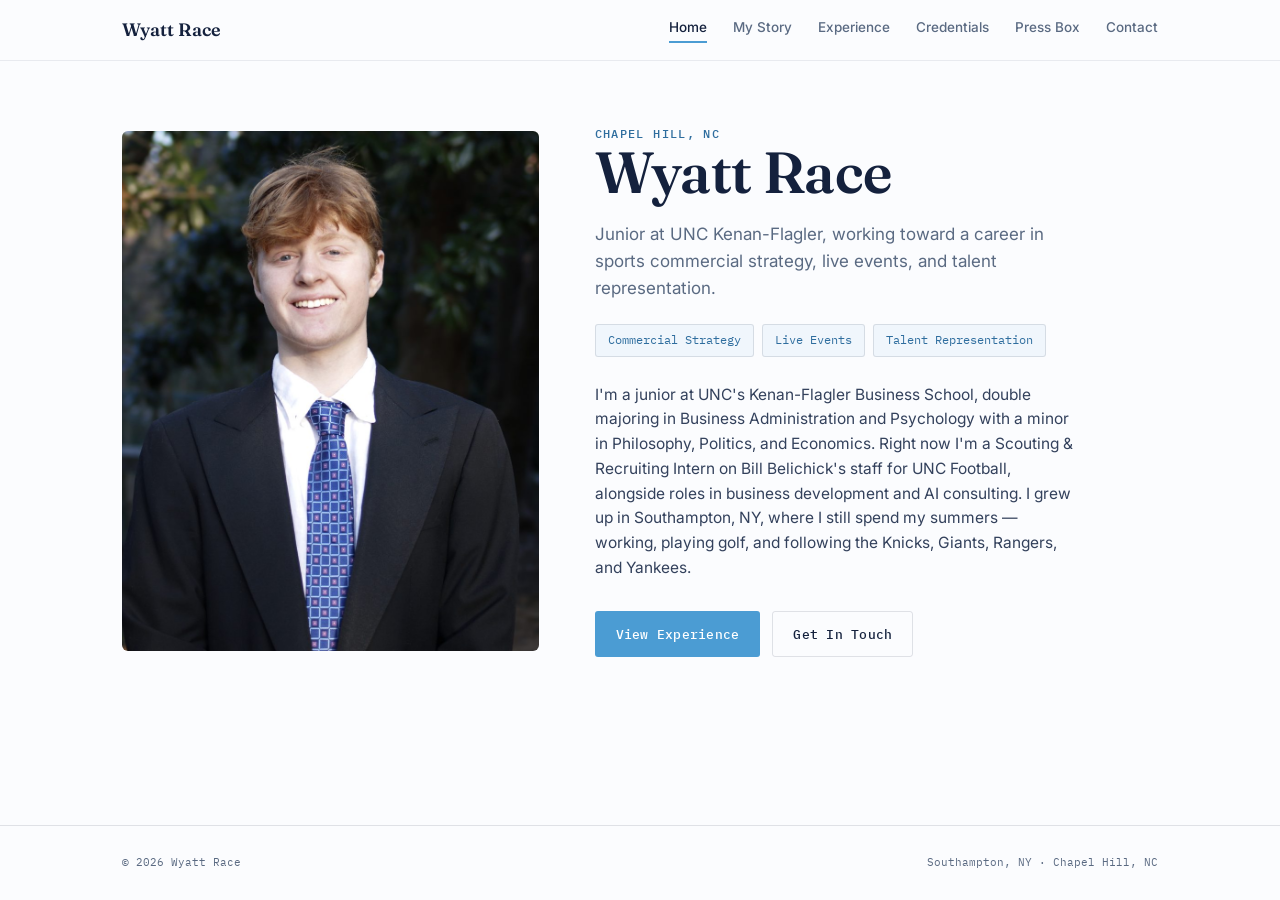
<file: index.html>
<!DOCTYPE html>
<html lang="en">
<head>
<meta charset="UTF-8">
<meta name="viewport" content="width=device-width, initial-scale=1.0">
<title>Wyatt Race</title>
<link rel="preconnect" href="https://fonts.googleapis.com">
<link rel="preconnect" href="https://fonts.gstatic.com" crossorigin>
<link href="https://fonts.googleapis.com/css2?family=Fraunces:opsz,wght@9..144,500;9..144,600&family=Inter:wght@400;500;600;700&family=IBM+Plex+Mono:wght@400;500&display=swap" rel="stylesheet">
<style>
:root{
  --blue:#4B9CD3;
  --blue-deep:#2E6D9E;
  --ink:#14213D;
  --white:#FFFFFF;
  --paper:#FBFCFE;
  --line: rgba(20,33,61,0.12);
  --line-soft: rgba(20,33,61,0.08);
  --muted:#5A6A82;
}
*{box-sizing:border-box; margin:0; padding:0;}
html{scroll-behavior:smooth;}
body{
  background:var(--paper);
  color:var(--ink);
  font-family:'Inter', sans-serif;
  line-height:1.6;
  -webkit-font-smoothing:antialiased;
  min-height:100vh;
  display:flex;
  flex-direction:column;
}
a{color:inherit; text-decoration:none;}
.wrap{max-width:1100px; margin:0 auto; padding:0 32px; width:100%;}
main{flex:1;}
.mono{font-family:'IBM Plex Mono', monospace;}
h1,h2,h3{font-family:'Fraunces', serif; font-weight:600; letter-spacing:-0.01em;}
.eyebrow{
  font-family:'IBM Plex Mono', monospace;
  font-size:11.5px;
  letter-spacing:.12em;
  text-transform:uppercase;
  color:var(--blue-deep);
  font-weight:500;
  display:block;
}

/* ---------- NAV ---------- */
nav{
  position:sticky; top:0; z-index:50;
  background:rgba(251,252,254,0.9);
  backdrop-filter: blur(10px);
  border-bottom:1px solid var(--line-soft);
}
nav .wrap{display:flex; align-items:center; justify-content:space-between; height:60px;}
.brand{font-family:'Fraunces', serif; font-size:18px; font-weight:600; color:var(--ink);}
.navlinks{display:flex; gap:26px; font-size:13.5px; font-weight:500; color:var(--muted);}
.navlinks a{transition:color .15s ease; padding-bottom:3px; border-bottom:2px solid transparent;}
.navlinks a:hover{color:var(--blue-deep);}
.navlinks a.active{color:var(--ink); border-color:var(--blue);}
.nav-toggle{display:none; background:none; border:none; cursor:pointer; padding:8px;}
.nav-toggle span{display:block; width:20px; height:2px; background:var(--ink); margin:5px 0;}
@media(max-width:760px){
  .navlinks{
    position:fixed; top:60px; left:0; right:0; flex-direction:column; gap:0;
    background:var(--paper); border-bottom:1px solid var(--line-soft);
    max-height:0; overflow:hidden; transition:max-height .25s ease;
  }
  .navlinks.open{max-height:340px;}
  .navlinks a{padding:15px 32px; border-bottom:1px solid var(--line-soft); width:100%;}
  .nav-toggle{display:block;}
}

/* ---------- HOME HERO ---------- */
.hero{padding:64px 0 90px;}
.hero-inner{display:grid; grid-template-columns:0.85fr 1.15fr; gap:56px; align-items:center;}
@media(max-width:820px){ .hero-inner{grid-template-columns:1fr;} }
.hero-photo{
  position:relative; border-radius:6px; overflow:hidden;
  aspect-ratio: 4/5; background:var(--line-soft);
}
.hero-photo img{width:100%; height:100%; object-fit:cover; display:block;}
.hero h1{font-size:clamp(38px,5.4vw,58px); line-height:1.02; color:var(--ink);}
.hero-sub{margin-top:18px; font-size:17px; max-width:480px; color:var(--muted);}
.position-tags{display:flex; flex-wrap:wrap; gap:8px; margin-top:22px;}
.position-tags span{
  font-family:'IBM Plex Mono', monospace; font-size:11.5px;
  border:1px solid var(--line); color:var(--blue-deep);
  padding:6px 12px; border-radius:3px; background:rgba(75,156,211,0.06);
}
.hero-bio{margin-top:26px; font-size:15.5px; color:#33415c; max-width:480px;}
.hero-cta{margin-top:30px; display:flex; gap:12px; flex-wrap:wrap;}
.btn{
  font-family:'IBM Plex Mono', monospace; font-size:12.5px; font-weight:500;
  letter-spacing:.02em; padding:12px 20px; border-radius:3px;
  display:inline-flex; align-items:center; gap:8px; border:1px solid transparent;
  transition:opacity .15s ease;
}
.btn-solid{background:var(--blue); color:var(--white);}
.btn-outline{border-color:var(--line); color:var(--ink);}
.btn:hover{opacity:.8;}

/* ---------- SUBPAGE HEADER ---------- */
.page-header{padding:64px 0 40px; border-bottom:1px solid var(--line);}
.page-header h1{font-size:clamp(32px,4.5vw,46px); margin-top:10px;}
.page-header p{margin-top:14px; font-size:15.5px; color:var(--muted); max-width:520px;}
.page-body{padding:50px 0 80px;}

/* ---------- EXPERIENCE ---------- */
.role{
  display:grid; grid-template-columns:110px 1fr; gap:22px;
  padding:26px 0; border-top:1px solid var(--line-soft);
}
.role:first-child{border-top:none;}
@media(max-width:600px){ .role{grid-template-columns:1fr;} }
.role .when{font-family:'IBM Plex Mono',monospace; font-size:11.5px; color:var(--muted); padding-top:4px;}
.role-body{display:grid; grid-template-columns:1fr auto; gap:20px; align-items:start;}
@media(max-width:600px){ .role-body{grid-template-columns:1fr;} }
.role h3{font-size:19px; color:var(--ink); margin-bottom:4px; font-weight:600; letter-spacing:0;}
.role .org{font-family:'IBM Plex Mono',monospace; font-size:12px; color:var(--blue-deep); margin-bottom:10px;}
.role ul{padding-left:17px; font-size:14.5px; color:#33415c;}
.role li{margin-bottom:5px;}
.role-photo{width:130px; height:96px; border-radius:4px; overflow:hidden; flex-shrink:0;}
.role-photo img{width:100%; height:100%; object-fit:cover; display:block;}
@media(max-width:600px){ .role-photo{width:100%; height:170px; margin-top:12px;} }

/* ---------- CREDENTIALS ---------- */
.cred-list{display:flex; flex-direction:column;}
.cred{
  display:grid; grid-template-columns:70px 1fr; gap:20px;
  padding:22px 0; border-top:1px solid var(--line-soft);
}
.cred:first-child{border-top:none;}
.cred .g{font-family:'Fraunces',serif; font-size:22px; color:var(--blue-deep); font-weight:600;}
.cred p strong{color:var(--ink);}
.cred p{font-size:14.5px; color:var(--muted);}

/* ---------- PRESS BOX / BLOG ---------- */
.blog-toolbar{display:flex; justify-content:space-between; align-items:center; gap:16px; margin-bottom:30px; flex-wrap:wrap;}
.blog-toolbar .note{font-size:13px; color:var(--muted); max-width:420px;}
.new-post-btn{
  background:var(--ink); color:var(--white);
  font-family:'IBM Plex Mono',monospace; font-size:12px; font-weight:500;
  padding:10px 16px; border-radius:3px; border:none; cursor:pointer;
}
.new-post-btn:hover{background:var(--blue-deep);}
.post-form{display:none; border:1px solid var(--line); border-radius:4px; padding:22px; margin-bottom:30px; background:var(--white);}
.post-form.open{display:block;}
.post-form input, .post-form select, .post-form textarea{
  width:100%; font-family:'Inter',sans-serif; font-size:14.5px;
  padding:10px 12px; border:1px solid var(--line); border-radius:3px;
  background:var(--paper); margin-bottom:12px;
}
.post-form textarea{min-height:130px; resize:vertical;}
.post-form-row{display:flex; gap:12px;}
.post-form-row > *{flex:1;}
.post-form-actions{display:flex; gap:10px; justify-content:flex-end;}
.post-form-actions button{
  font-family:'IBM Plex Mono',monospace; font-size:12px; font-weight:500;
  padding:9px 16px; border-radius:3px; cursor:pointer; border:1px solid var(--line);
}
.post-form-actions .save{background:var(--blue); border-color:var(--blue); color:var(--white);}
.post-form-actions .cancel{background:transparent;}
.posts{display:flex; flex-direction:column;}
.post{border-top:1px solid var(--line-soft); padding:24px 0; display:grid; grid-template-columns:100px 1fr; gap:20px;}
.post:first-child{border-top:none;}
@media(max-width:600px){ .post{grid-template-columns:1fr; gap:6px;} }
.post .date{font-family:'IBM Plex Mono',monospace; font-size:11.5px; color:var(--muted); padding-top:3px;}
.post .tag{display:inline-block; font-family:'IBM Plex Mono',monospace; font-size:10px; text-transform:uppercase; letter-spacing:.05em; color:var(--blue-deep); margin-bottom:5px;}
.post h3{font-size:17.5px; color:var(--ink); margin-bottom:5px; font-weight:600; letter-spacing:0; cursor:pointer;}
.post .excerpt{font-size:14.5px; color:#33415c;}
.post .full{display:none; font-size:14.5px; color:#33415c; white-space:pre-wrap; margin-top:6px;}
.post.expanded .excerpt{display:none;}
.post.expanded .full{display:block;}
.post .delete-x{font-family:'IBM Plex Mono',monospace; font-size:10.5px; color:var(--muted); margin-top:8px; display:inline-block; cursor:pointer;}
.post .delete-x:hover{color:#B23A32;}
.empty-state{padding:30px 0; text-align:center; color:var(--muted); font-family:'IBM Plex Mono',monospace; font-size:13px;}

/* ---------- MY STORY ---------- */
.story-body{font-size:16.5px; color:#33415c; max-width:640px;}
.story-body p{margin-bottom:16px;}
.placeholder-note{
  font-family:'IBM Plex Mono',monospace; font-size:13px; color:var(--muted);
  border:1px dashed var(--line); border-radius:4px; padding:18px 20px; max-width:640px;
}

/* ---------- CONTACT ---------- */
.contact-grid{display:grid; grid-template-columns:1.3fr 1fr; gap:40px;}
@media(max-width:700px){ .contact-grid{grid-template-columns:1fr;} }
.contact-grid p{color:var(--muted); font-size:15px; max-width:420px;}
.contact-list{display:flex; flex-direction:column; gap:12px;}
.contact-list a, .contact-list span{
  font-family:'IBM Plex Mono',monospace; font-size:13.5px; color:var(--ink);
  border-bottom:1px solid var(--line-soft); padding-bottom:9px;
}
.contact-list a:hover{color:var(--blue-deep);}

footer{padding:28px 0; border-top:1px solid var(--line);}
.foot-bottom{display:flex; justify-content:space-between; flex-wrap:wrap; gap:10px;
  font-family:'IBM Plex Mono',monospace; font-size:11px; color:var(--muted);}

</style>
</head>
<body>

<nav>
  <div class="wrap">
    <div class="brand">Wyatt Race</div>
    <div class="navlinks" id="navlinks">
      <a href="index.html" class="active">Home</a>
      <a href="my-story.html">My Story</a>
      <a href="experience.html">Experience</a>
      <a href="credentials.html">Credentials</a>
      <a href="press-box.html">Press Box</a>
      <a href="contact.html">Contact</a>
    </div>
    <button class="nav-toggle" id="navToggle" aria-label="Toggle menu"><span></span><span></span><span></span></button>
  </div>
</nav>

<main>
  <header class="hero">
    <div class="wrap hero-inner">
      <div class="hero-photo">
        <img src="images/headshot.jpg" alt="Wyatt Race">
      </div>
      <div class="hero-text">
        <span class="eyebrow">Chapel Hill, NC</span>
        <h1>Wyatt Race</h1>
        <p class="hero-sub">Junior at UNC Kenan-Flagler, working toward a career in sports commercial strategy, live events, and talent representation.</p>
        <div class="position-tags">
          <span>Commercial Strategy</span>
          <span>Live Events</span>
          <span>Talent Representation</span>
        </div>
        <p class="hero-bio">I'm a junior at UNC's Kenan-Flagler Business School, double majoring in Business Administration and Psychology with a minor in Philosophy, Politics, and Economics. Right now I'm a Scouting &amp; Recruiting Intern on Bill Belichick's staff for UNC Football, alongside roles in business development and AI consulting. I grew up in Southampton, NY, where I still spend my summers — working, playing golf, and following the Knicks, Giants, Rangers, and Yankees.</p>
        <div class="hero-cta">
          <a href="experience.html" class="btn btn-solid">View Experience</a>
          <a href="contact.html" class="btn btn-outline">Get In Touch</a>
        </div>
      </div>
    </div>
  </header>
</main>

<footer>
  <div class="wrap foot-bottom">
    <span>© 2026 Wyatt Race</span>
    <span>Southampton, NY · Chapel Hill, NC</span>
  </div>
</footer>

<script>
  const navToggle = document.getElementById('navToggle');
  const navlinks = document.getElementById('navlinks');
  navToggle.addEventListener('click', () => navlinks.classList.toggle('open'));
</script>

</body>
</html>
</file>
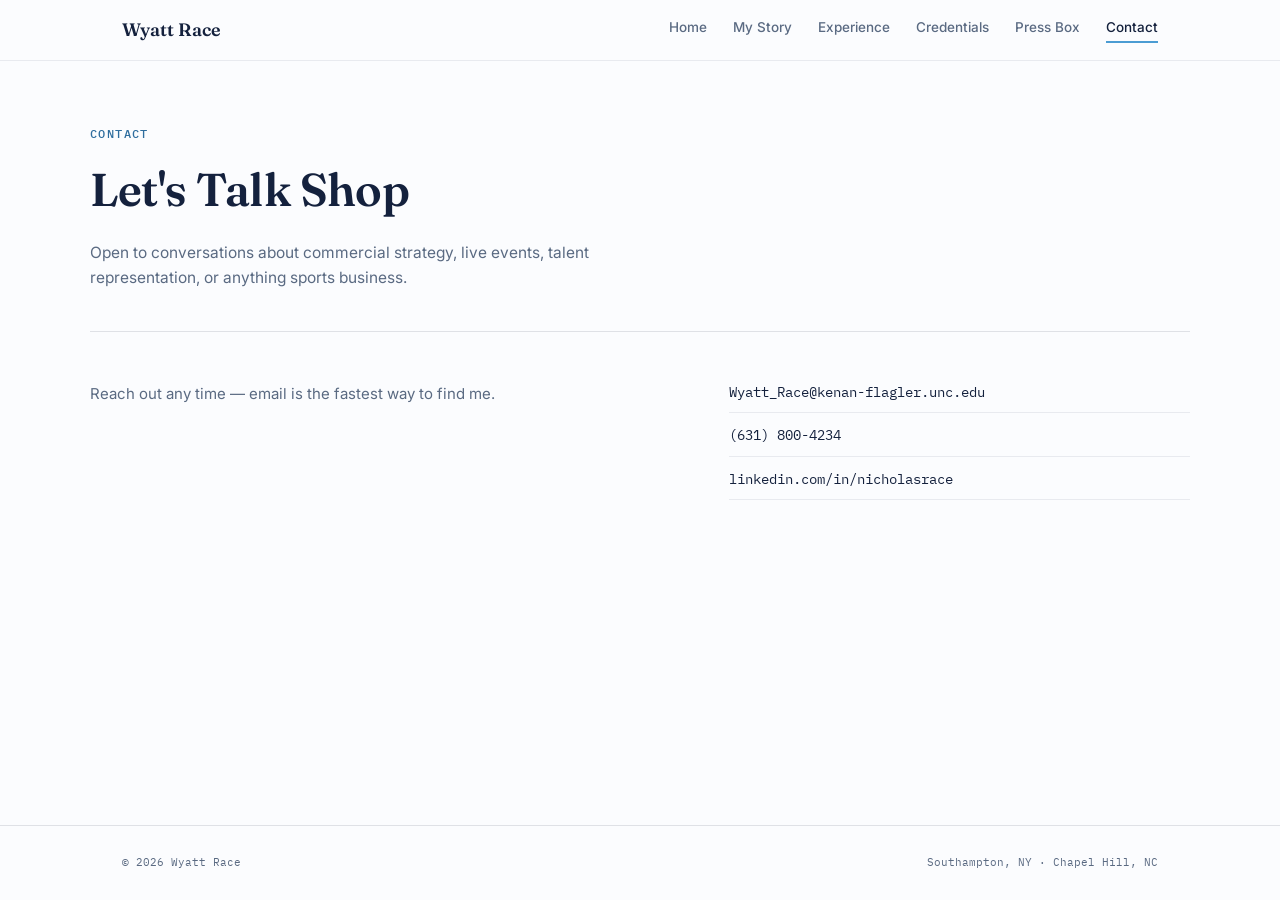
<file: contact.html>
<!DOCTYPE html>
<html lang="en">
<head>
<meta charset="UTF-8">
<meta name="viewport" content="width=device-width, initial-scale=1.0">
<title>Contact — Wyatt Race</title>
<link rel="preconnect" href="https://fonts.googleapis.com">
<link rel="preconnect" href="https://fonts.gstatic.com" crossorigin>
<link href="https://fonts.googleapis.com/css2?family=Fraunces:opsz,wght@9..144,500;9..144,600&family=Inter:wght@400;500;600;700&family=IBM+Plex+Mono:wght@400;500&display=swap" rel="stylesheet">
<style>
:root{
  --blue:#4B9CD3;
  --blue-deep:#2E6D9E;
  --ink:#14213D;
  --white:#FFFFFF;
  --paper:#FBFCFE;
  --line: rgba(20,33,61,0.12);
  --line-soft: rgba(20,33,61,0.08);
  --muted:#5A6A82;
}
*{box-sizing:border-box; margin:0; padding:0;}
html{scroll-behavior:smooth;}
body{
  background:var(--paper);
  color:var(--ink);
  font-family:'Inter', sans-serif;
  line-height:1.6;
  -webkit-font-smoothing:antialiased;
  min-height:100vh;
  display:flex;
  flex-direction:column;
}
a{color:inherit; text-decoration:none;}
.wrap{max-width:1100px; margin:0 auto; padding:0 32px; width:100%;}
main{flex:1;}
.mono{font-family:'IBM Plex Mono', monospace;}
h1,h2,h3{font-family:'Fraunces', serif; font-weight:600; letter-spacing:-0.01em;}
.eyebrow{
  font-family:'IBM Plex Mono', monospace;
  font-size:11.5px;
  letter-spacing:.12em;
  text-transform:uppercase;
  color:var(--blue-deep);
  font-weight:500;
  display:block;
}

/* ---------- NAV ---------- */
nav{
  position:sticky; top:0; z-index:50;
  background:rgba(251,252,254,0.9);
  backdrop-filter: blur(10px);
  border-bottom:1px solid var(--line-soft);
}
nav .wrap{display:flex; align-items:center; justify-content:space-between; height:60px;}
.brand{font-family:'Fraunces', serif; font-size:18px; font-weight:600; color:var(--ink);}
.navlinks{display:flex; gap:26px; font-size:13.5px; font-weight:500; color:var(--muted);}
.navlinks a{transition:color .15s ease; padding-bottom:3px; border-bottom:2px solid transparent;}
.navlinks a:hover{color:var(--blue-deep);}
.navlinks a.active{color:var(--ink); border-color:var(--blue);}
.nav-toggle{display:none; background:none; border:none; cursor:pointer; padding:8px;}
.nav-toggle span{display:block; width:20px; height:2px; background:var(--ink); margin:5px 0;}
@media(max-width:760px){
  .navlinks{
    position:fixed; top:60px; left:0; right:0; flex-direction:column; gap:0;
    background:var(--paper); border-bottom:1px solid var(--line-soft);
    max-height:0; overflow:hidden; transition:max-height .25s ease;
  }
  .navlinks.open{max-height:340px;}
  .navlinks a{padding:15px 32px; border-bottom:1px solid var(--line-soft); width:100%;}
  .nav-toggle{display:block;}
}

/* ---------- HOME HERO ---------- */
.hero{padding:64px 0 90px;}
.hero-inner{display:grid; grid-template-columns:0.85fr 1.15fr; gap:56px; align-items:center;}
@media(max-width:820px){ .hero-inner{grid-template-columns:1fr;} }
.hero-photo{
  position:relative; border-radius:6px; overflow:hidden;
  aspect-ratio: 4/5; background:var(--line-soft);
}
.hero-photo img{width:100%; height:100%; object-fit:cover; display:block;}
.hero h1{font-size:clamp(38px,5.4vw,58px); line-height:1.02; color:var(--ink);}
.hero-sub{margin-top:18px; font-size:17px; max-width:480px; color:var(--muted);}
.position-tags{display:flex; flex-wrap:wrap; gap:8px; margin-top:22px;}
.position-tags span{
  font-family:'IBM Plex Mono', monospace; font-size:11.5px;
  border:1px solid var(--line); color:var(--blue-deep);
  padding:6px 12px; border-radius:3px; background:rgba(75,156,211,0.06);
}
.hero-bio{margin-top:26px; font-size:15.5px; color:#33415c; max-width:480px;}
.hero-cta{margin-top:30px; display:flex; gap:12px; flex-wrap:wrap;}
.btn{
  font-family:'IBM Plex Mono', monospace; font-size:12.5px; font-weight:500;
  letter-spacing:.02em; padding:12px 20px; border-radius:3px;
  display:inline-flex; align-items:center; gap:8px; border:1px solid transparent;
  transition:opacity .15s ease;
}
.btn-solid{background:var(--blue); color:var(--white);}
.btn-outline{border-color:var(--line); color:var(--ink);}
.btn:hover{opacity:.8;}

/* ---------- SUBPAGE HEADER ---------- */
.page-header{padding:64px 0 40px; border-bottom:1px solid var(--line);}
.page-header h1{font-size:clamp(32px,4.5vw,46px); margin-top:10px;}
.page-header p{margin-top:14px; font-size:15.5px; color:var(--muted); max-width:520px;}
.page-body{padding:50px 0 80px;}

/* ---------- EXPERIENCE ---------- */
.role{
  display:grid; grid-template-columns:110px 1fr; gap:22px;
  padding:26px 0; border-top:1px solid var(--line-soft);
}
.role:first-child{border-top:none;}
@media(max-width:600px){ .role{grid-template-columns:1fr;} }
.role .when{font-family:'IBM Plex Mono',monospace; font-size:11.5px; color:var(--muted); padding-top:4px;}
.role-body{display:grid; grid-template-columns:1fr auto; gap:20px; align-items:start;}
@media(max-width:600px){ .role-body{grid-template-columns:1fr;} }
.role h3{font-size:19px; color:var(--ink); margin-bottom:4px; font-weight:600; letter-spacing:0;}
.role .org{font-family:'IBM Plex Mono',monospace; font-size:12px; color:var(--blue-deep); margin-bottom:10px;}
.role ul{padding-left:17px; font-size:14.5px; color:#33415c;}
.role li{margin-bottom:5px;}
.role-photo{width:130px; height:96px; border-radius:4px; overflow:hidden; flex-shrink:0;}
.role-photo img{width:100%; height:100%; object-fit:cover; display:block;}
@media(max-width:600px){ .role-photo{width:100%; height:170px; margin-top:12px;} }

/* ---------- CREDENTIALS ---------- */
.cred-list{display:flex; flex-direction:column;}
.cred{
  display:grid; grid-template-columns:70px 1fr; gap:20px;
  padding:22px 0; border-top:1px solid var(--line-soft);
}
.cred:first-child{border-top:none;}
.cred .g{font-family:'Fraunces',serif; font-size:22px; color:var(--blue-deep); font-weight:600;}
.cred p strong{color:var(--ink);}
.cred p{font-size:14.5px; color:var(--muted);}

/* ---------- PRESS BOX / BLOG ---------- */
.blog-toolbar{display:flex; justify-content:space-between; align-items:center; gap:16px; margin-bottom:30px; flex-wrap:wrap;}
.blog-toolbar .note{font-size:13px; color:var(--muted); max-width:420px;}
.new-post-btn{
  background:var(--ink); color:var(--white);
  font-family:'IBM Plex Mono',monospace; font-size:12px; font-weight:500;
  padding:10px 16px; border-radius:3px; border:none; cursor:pointer;
}
.new-post-btn:hover{background:var(--blue-deep);}
.post-form{display:none; border:1px solid var(--line); border-radius:4px; padding:22px; margin-bottom:30px; background:var(--white);}
.post-form.open{display:block;}
.post-form input, .post-form select, .post-form textarea{
  width:100%; font-family:'Inter',sans-serif; font-size:14.5px;
  padding:10px 12px; border:1px solid var(--line); border-radius:3px;
  background:var(--paper); margin-bottom:12px;
}
.post-form textarea{min-height:130px; resize:vertical;}
.post-form-row{display:flex; gap:12px;}
.post-form-row > *{flex:1;}
.post-form-actions{display:flex; gap:10px; justify-content:flex-end;}
.post-form-actions button{
  font-family:'IBM Plex Mono',monospace; font-size:12px; font-weight:500;
  padding:9px 16px; border-radius:3px; cursor:pointer; border:1px solid var(--line);
}
.post-form-actions .save{background:var(--blue); border-color:var(--blue); color:var(--white);}
.post-form-actions .cancel{background:transparent;}
.posts{display:flex; flex-direction:column;}
.post{border-top:1px solid var(--line-soft); padding:24px 0; display:grid; grid-template-columns:100px 1fr; gap:20px;}
.post:first-child{border-top:none;}
@media(max-width:600px){ .post{grid-template-columns:1fr; gap:6px;} }
.post .date{font-family:'IBM Plex Mono',monospace; font-size:11.5px; color:var(--muted); padding-top:3px;}
.post .tag{display:inline-block; font-family:'IBM Plex Mono',monospace; font-size:10px; text-transform:uppercase; letter-spacing:.05em; color:var(--blue-deep); margin-bottom:5px;}
.post h3{font-size:17.5px; color:var(--ink); margin-bottom:5px; font-weight:600; letter-spacing:0; cursor:pointer;}
.post .excerpt{font-size:14.5px; color:#33415c;}
.post .full{display:none; font-size:14.5px; color:#33415c; white-space:pre-wrap; margin-top:6px;}
.post.expanded .excerpt{display:none;}
.post.expanded .full{display:block;}
.post .delete-x{font-family:'IBM Plex Mono',monospace; font-size:10.5px; color:var(--muted); margin-top:8px; display:inline-block; cursor:pointer;}
.post .delete-x:hover{color:#B23A32;}
.empty-state{padding:30px 0; text-align:center; color:var(--muted); font-family:'IBM Plex Mono',monospace; font-size:13px;}

/* ---------- MY STORY ---------- */
.story-body{font-size:16.5px; color:#33415c; max-width:640px;}
.story-body p{margin-bottom:16px;}
.placeholder-note{
  font-family:'IBM Plex Mono',monospace; font-size:13px; color:var(--muted);
  border:1px dashed var(--line); border-radius:4px; padding:18px 20px; max-width:640px;
}

/* ---------- CONTACT ---------- */
.contact-grid{display:grid; grid-template-columns:1.3fr 1fr; gap:40px;}
@media(max-width:700px){ .contact-grid{grid-template-columns:1fr;} }
.contact-grid p{color:var(--muted); font-size:15px; max-width:420px;}
.contact-list{display:flex; flex-direction:column; gap:12px;}
.contact-list a, .contact-list span{
  font-family:'IBM Plex Mono',monospace; font-size:13.5px; color:var(--ink);
  border-bottom:1px solid var(--line-soft); padding-bottom:9px;
}
.contact-list a:hover{color:var(--blue-deep);}

footer{padding:28px 0; border-top:1px solid var(--line);}
.foot-bottom{display:flex; justify-content:space-between; flex-wrap:wrap; gap:10px;
  font-family:'IBM Plex Mono',monospace; font-size:11px; color:var(--muted);}

</style>
</head>
<body>

<nav>
  <div class="wrap">
    <div class="brand">Wyatt Race</div>
    <div class="navlinks" id="navlinks">
      <a href="index.html">Home</a>
      <a href="my-story.html">My Story</a>
      <a href="experience.html">Experience</a>
      <a href="credentials.html">Credentials</a>
      <a href="press-box.html">Press Box</a>
      <a href="contact.html" class="active">Contact</a>
    </div>
    <button class="nav-toggle" id="navToggle" aria-label="Toggle menu"><span></span><span></span><span></span></button>
  </div>
</nav>

<main>
  <div class="page-header wrap">
    <span class="eyebrow">Contact</span>
    <h1>Let's Talk Shop</h1>
    <p>Open to conversations about commercial strategy, live events, talent representation, or anything sports business.</p>
  </div>

  <div class="page-body wrap">
    <div class="contact-grid">
      <p>Reach out any time — email is the fastest way to find me.</p>
      <div class="contact-list">
        <a href="mailto:Wyatt_Race@kenan-flagler.unc.edu">Wyatt_Race@kenan-flagler.unc.edu</a>
        <span>(631) 800-4234</span>
        <a href="https://linkedin.com/in/nicholasrace" target="_blank" rel="noopener">linkedin.com/in/nicholasrace</a>
      </div>
    </div>
  </div>
</main>

<footer>
  <div class="wrap foot-bottom">
    <span>© 2026 Wyatt Race</span>
    <span>Southampton, NY · Chapel Hill, NC</span>
  </div>
</footer>

<script>
  const navToggle = document.getElementById('navToggle');
  const navlinks = document.getElementById('navlinks');
  navToggle.addEventListener('click', () => navlinks.classList.toggle('open'));
</script>

</body>
</html>
</file>
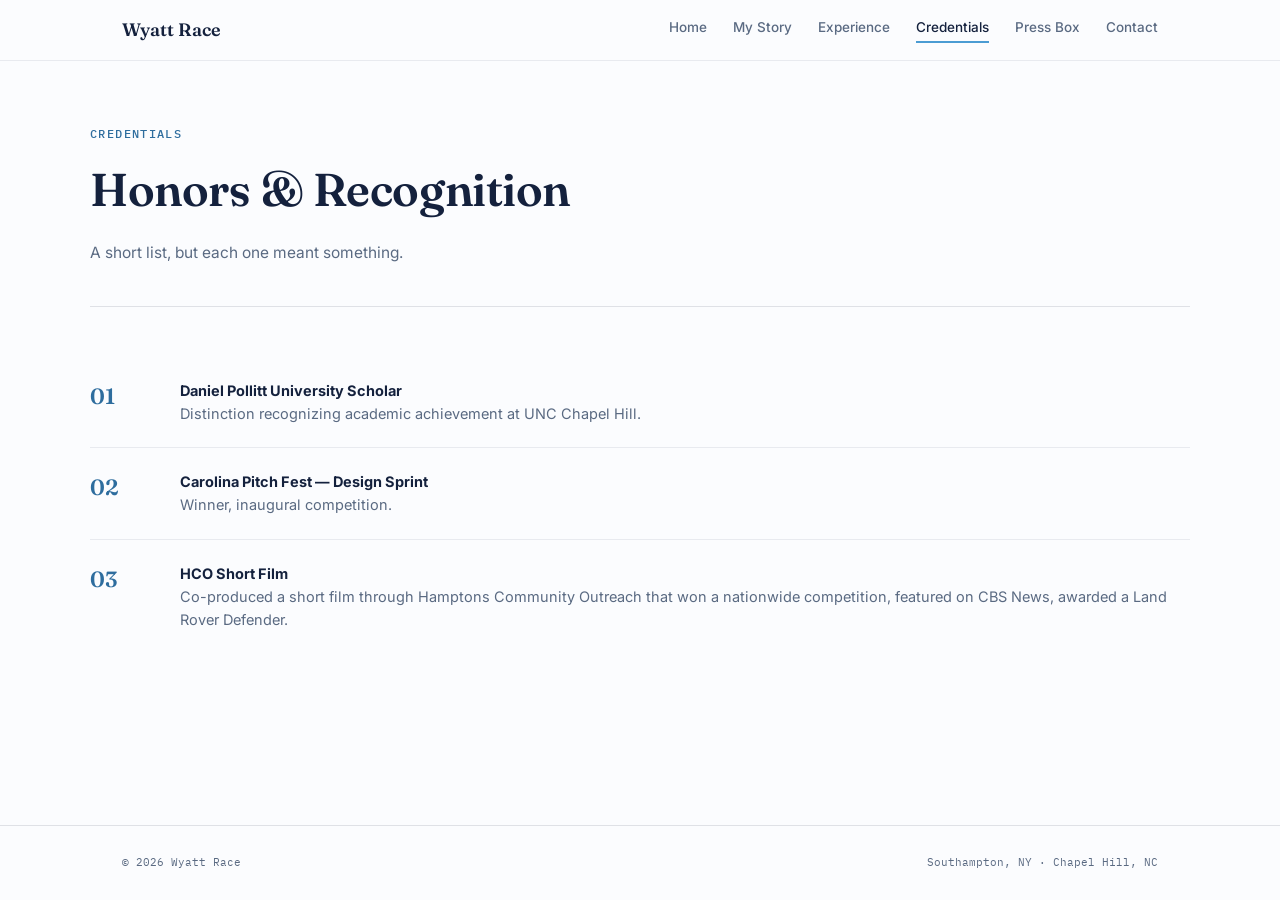
<file: credentials.html>
<!DOCTYPE html>
<html lang="en">
<head>
<meta charset="UTF-8">
<meta name="viewport" content="width=device-width, initial-scale=1.0">
<title>Credentials — Wyatt Race</title>
<link rel="preconnect" href="https://fonts.googleapis.com">
<link rel="preconnect" href="https://fonts.gstatic.com" crossorigin>
<link href="https://fonts.googleapis.com/css2?family=Fraunces:opsz,wght@9..144,500;9..144,600&family=Inter:wght@400;500;600;700&family=IBM+Plex+Mono:wght@400;500&display=swap" rel="stylesheet">
<style>
:root{
  --blue:#4B9CD3;
  --blue-deep:#2E6D9E;
  --ink:#14213D;
  --white:#FFFFFF;
  --paper:#FBFCFE;
  --line: rgba(20,33,61,0.12);
  --line-soft: rgba(20,33,61,0.08);
  --muted:#5A6A82;
}
*{box-sizing:border-box; margin:0; padding:0;}
html{scroll-behavior:smooth;}
body{
  background:var(--paper);
  color:var(--ink);
  font-family:'Inter', sans-serif;
  line-height:1.6;
  -webkit-font-smoothing:antialiased;
  min-height:100vh;
  display:flex;
  flex-direction:column;
}
a{color:inherit; text-decoration:none;}
.wrap{max-width:1100px; margin:0 auto; padding:0 32px; width:100%;}
main{flex:1;}
.mono{font-family:'IBM Plex Mono', monospace;}
h1,h2,h3{font-family:'Fraunces', serif; font-weight:600; letter-spacing:-0.01em;}
.eyebrow{
  font-family:'IBM Plex Mono', monospace;
  font-size:11.5px;
  letter-spacing:.12em;
  text-transform:uppercase;
  color:var(--blue-deep);
  font-weight:500;
  display:block;
}

/* ---------- NAV ---------- */
nav{
  position:sticky; top:0; z-index:50;
  background:rgba(251,252,254,0.9);
  backdrop-filter: blur(10px);
  border-bottom:1px solid var(--line-soft);
}
nav .wrap{display:flex; align-items:center; justify-content:space-between; height:60px;}
.brand{font-family:'Fraunces', serif; font-size:18px; font-weight:600; color:var(--ink);}
.navlinks{display:flex; gap:26px; font-size:13.5px; font-weight:500; color:var(--muted);}
.navlinks a{transition:color .15s ease; padding-bottom:3px; border-bottom:2px solid transparent;}
.navlinks a:hover{color:var(--blue-deep);}
.navlinks a.active{color:var(--ink); border-color:var(--blue);}
.nav-toggle{display:none; background:none; border:none; cursor:pointer; padding:8px;}
.nav-toggle span{display:block; width:20px; height:2px; background:var(--ink); margin:5px 0;}
@media(max-width:760px){
  .navlinks{
    position:fixed; top:60px; left:0; right:0; flex-direction:column; gap:0;
    background:var(--paper); border-bottom:1px solid var(--line-soft);
    max-height:0; overflow:hidden; transition:max-height .25s ease;
  }
  .navlinks.open{max-height:340px;}
  .navlinks a{padding:15px 32px; border-bottom:1px solid var(--line-soft); width:100%;}
  .nav-toggle{display:block;}
}

/* ---------- HOME HERO ---------- */
.hero{padding:64px 0 90px;}
.hero-inner{display:grid; grid-template-columns:0.85fr 1.15fr; gap:56px; align-items:center;}
@media(max-width:820px){ .hero-inner{grid-template-columns:1fr;} }
.hero-photo{
  position:relative; border-radius:6px; overflow:hidden;
  aspect-ratio: 4/5; background:var(--line-soft);
}
.hero-photo img{width:100%; height:100%; object-fit:cover; display:block;}
.hero h1{font-size:clamp(38px,5.4vw,58px); line-height:1.02; color:var(--ink);}
.hero-sub{margin-top:18px; font-size:17px; max-width:480px; color:var(--muted);}
.position-tags{display:flex; flex-wrap:wrap; gap:8px; margin-top:22px;}
.position-tags span{
  font-family:'IBM Plex Mono', monospace; font-size:11.5px;
  border:1px solid var(--line); color:var(--blue-deep);
  padding:6px 12px; border-radius:3px; background:rgba(75,156,211,0.06);
}
.hero-bio{margin-top:26px; font-size:15.5px; color:#33415c; max-width:480px;}
.hero-cta{margin-top:30px; display:flex; gap:12px; flex-wrap:wrap;}
.btn{
  font-family:'IBM Plex Mono', monospace; font-size:12.5px; font-weight:500;
  letter-spacing:.02em; padding:12px 20px; border-radius:3px;
  display:inline-flex; align-items:center; gap:8px; border:1px solid transparent;
  transition:opacity .15s ease;
}
.btn-solid{background:var(--blue); color:var(--white);}
.btn-outline{border-color:var(--line); color:var(--ink);}
.btn:hover{opacity:.8;}

/* ---------- SUBPAGE HEADER ---------- */
.page-header{padding:64px 0 40px; border-bottom:1px solid var(--line);}
.page-header h1{font-size:clamp(32px,4.5vw,46px); margin-top:10px;}
.page-header p{margin-top:14px; font-size:15.5px; color:var(--muted); max-width:520px;}
.page-body{padding:50px 0 80px;}

/* ---------- EXPERIENCE ---------- */
.role{
  display:grid; grid-template-columns:110px 1fr; gap:22px;
  padding:26px 0; border-top:1px solid var(--line-soft);
}
.role:first-child{border-top:none;}
@media(max-width:600px){ .role{grid-template-columns:1fr;} }
.role .when{font-family:'IBM Plex Mono',monospace; font-size:11.5px; color:var(--muted); padding-top:4px;}
.role-body{display:grid; grid-template-columns:1fr auto; gap:20px; align-items:start;}
@media(max-width:600px){ .role-body{grid-template-columns:1fr;} }
.role h3{font-size:19px; color:var(--ink); margin-bottom:4px; font-weight:600; letter-spacing:0;}
.role .org{font-family:'IBM Plex Mono',monospace; font-size:12px; color:var(--blue-deep); margin-bottom:10px;}
.role ul{padding-left:17px; font-size:14.5px; color:#33415c;}
.role li{margin-bottom:5px;}
.role-photo{width:130px; height:96px; border-radius:4px; overflow:hidden; flex-shrink:0;}
.role-photo img{width:100%; height:100%; object-fit:cover; display:block;}
@media(max-width:600px){ .role-photo{width:100%; height:170px; margin-top:12px;} }

/* ---------- CREDENTIALS ---------- */
.cred-list{display:flex; flex-direction:column;}
.cred{
  display:grid; grid-template-columns:70px 1fr; gap:20px;
  padding:22px 0; border-top:1px solid var(--line-soft);
}
.cred:first-child{border-top:none;}
.cred .g{font-family:'Fraunces',serif; font-size:22px; color:var(--blue-deep); font-weight:600;}
.cred p strong{color:var(--ink);}
.cred p{font-size:14.5px; color:var(--muted);}

/* ---------- PRESS BOX / BLOG ---------- */
.blog-toolbar{display:flex; justify-content:space-between; align-items:center; gap:16px; margin-bottom:30px; flex-wrap:wrap;}
.blog-toolbar .note{font-size:13px; color:var(--muted); max-width:420px;}
.new-post-btn{
  background:var(--ink); color:var(--white);
  font-family:'IBM Plex Mono',monospace; font-size:12px; font-weight:500;
  padding:10px 16px; border-radius:3px; border:none; cursor:pointer;
}
.new-post-btn:hover{background:var(--blue-deep);}
.post-form{display:none; border:1px solid var(--line); border-radius:4px; padding:22px; margin-bottom:30px; background:var(--white);}
.post-form.open{display:block;}
.post-form input, .post-form select, .post-form textarea{
  width:100%; font-family:'Inter',sans-serif; font-size:14.5px;
  padding:10px 12px; border:1px solid var(--line); border-radius:3px;
  background:var(--paper); margin-bottom:12px;
}
.post-form textarea{min-height:130px; resize:vertical;}
.post-form-row{display:flex; gap:12px;}
.post-form-row > *{flex:1;}
.post-form-actions{display:flex; gap:10px; justify-content:flex-end;}
.post-form-actions button{
  font-family:'IBM Plex Mono',monospace; font-size:12px; font-weight:500;
  padding:9px 16px; border-radius:3px; cursor:pointer; border:1px solid var(--line);
}
.post-form-actions .save{background:var(--blue); border-color:var(--blue); color:var(--white);}
.post-form-actions .cancel{background:transparent;}
.posts{display:flex; flex-direction:column;}
.post{border-top:1px solid var(--line-soft); padding:24px 0; display:grid; grid-template-columns:100px 1fr; gap:20px;}
.post:first-child{border-top:none;}
@media(max-width:600px){ .post{grid-template-columns:1fr; gap:6px;} }
.post .date{font-family:'IBM Plex Mono',monospace; font-size:11.5px; color:var(--muted); padding-top:3px;}
.post .tag{display:inline-block; font-family:'IBM Plex Mono',monospace; font-size:10px; text-transform:uppercase; letter-spacing:.05em; color:var(--blue-deep); margin-bottom:5px;}
.post h3{font-size:17.5px; color:var(--ink); margin-bottom:5px; font-weight:600; letter-spacing:0; cursor:pointer;}
.post .excerpt{font-size:14.5px; color:#33415c;}
.post .full{display:none; font-size:14.5px; color:#33415c; white-space:pre-wrap; margin-top:6px;}
.post.expanded .excerpt{display:none;}
.post.expanded .full{display:block;}
.post .delete-x{font-family:'IBM Plex Mono',monospace; font-size:10.5px; color:var(--muted); margin-top:8px; display:inline-block; cursor:pointer;}
.post .delete-x:hover{color:#B23A32;}
.empty-state{padding:30px 0; text-align:center; color:var(--muted); font-family:'IBM Plex Mono',monospace; font-size:13px;}

/* ---------- MY STORY ---------- */
.story-body{font-size:16.5px; color:#33415c; max-width:640px;}
.story-body p{margin-bottom:16px;}
.placeholder-note{
  font-family:'IBM Plex Mono',monospace; font-size:13px; color:var(--muted);
  border:1px dashed var(--line); border-radius:4px; padding:18px 20px; max-width:640px;
}

/* ---------- CONTACT ---------- */
.contact-grid{display:grid; grid-template-columns:1.3fr 1fr; gap:40px;}
@media(max-width:700px){ .contact-grid{grid-template-columns:1fr;} }
.contact-grid p{color:var(--muted); font-size:15px; max-width:420px;}
.contact-list{display:flex; flex-direction:column; gap:12px;}
.contact-list a, .contact-list span{
  font-family:'IBM Plex Mono',monospace; font-size:13.5px; color:var(--ink);
  border-bottom:1px solid var(--line-soft); padding-bottom:9px;
}
.contact-list a:hover{color:var(--blue-deep);}

footer{padding:28px 0; border-top:1px solid var(--line);}
.foot-bottom{display:flex; justify-content:space-between; flex-wrap:wrap; gap:10px;
  font-family:'IBM Plex Mono',monospace; font-size:11px; color:var(--muted);}

</style>
</head>
<body>

<nav>
  <div class="wrap">
    <div class="brand">Wyatt Race</div>
    <div class="navlinks" id="navlinks">
      <a href="index.html">Home</a>
      <a href="my-story.html">My Story</a>
      <a href="experience.html">Experience</a>
      <a href="credentials.html" class="active">Credentials</a>
      <a href="press-box.html">Press Box</a>
      <a href="contact.html">Contact</a>
    </div>
    <button class="nav-toggle" id="navToggle" aria-label="Toggle menu"><span></span><span></span><span></span></button>
  </div>
</nav>

<main>
  <div class="page-header wrap">
    <span class="eyebrow">Credentials</span>
    <h1>Honors &amp; Recognition</h1>
    <p>A short list, but each one meant something.</p>
  </div>

  <div class="page-body wrap">
    <div class="cred-list">
      <div class="cred">
        <div class="g">01</div>
        <p><strong>Daniel Pollitt University Scholar</strong><br>Distinction recognizing academic achievement at UNC Chapel Hill.</p>
      </div>
      <div class="cred">
        <div class="g">02</div>
        <p><strong>Carolina Pitch Fest — Design Sprint</strong><br>Winner, inaugural competition.</p>
      </div>
      <div class="cred">
        <div class="g">03</div>
        <p><strong>HCO Short Film</strong><br>Co-produced a short film through Hamptons Community Outreach that won a nationwide competition, featured on CBS News, awarded a Land Rover Defender.</p>
      </div>
    </div>
  </div>
</main>

<footer>
  <div class="wrap foot-bottom">
    <span>© 2026 Wyatt Race</span>
    <span>Southampton, NY · Chapel Hill, NC</span>
  </div>
</footer>

<script>
  const navToggle = document.getElementById('navToggle');
  const navlinks = document.getElementById('navlinks');
  navToggle.addEventListener('click', () => navlinks.classList.toggle('open'));
</script>

</body>
</html>
</file>
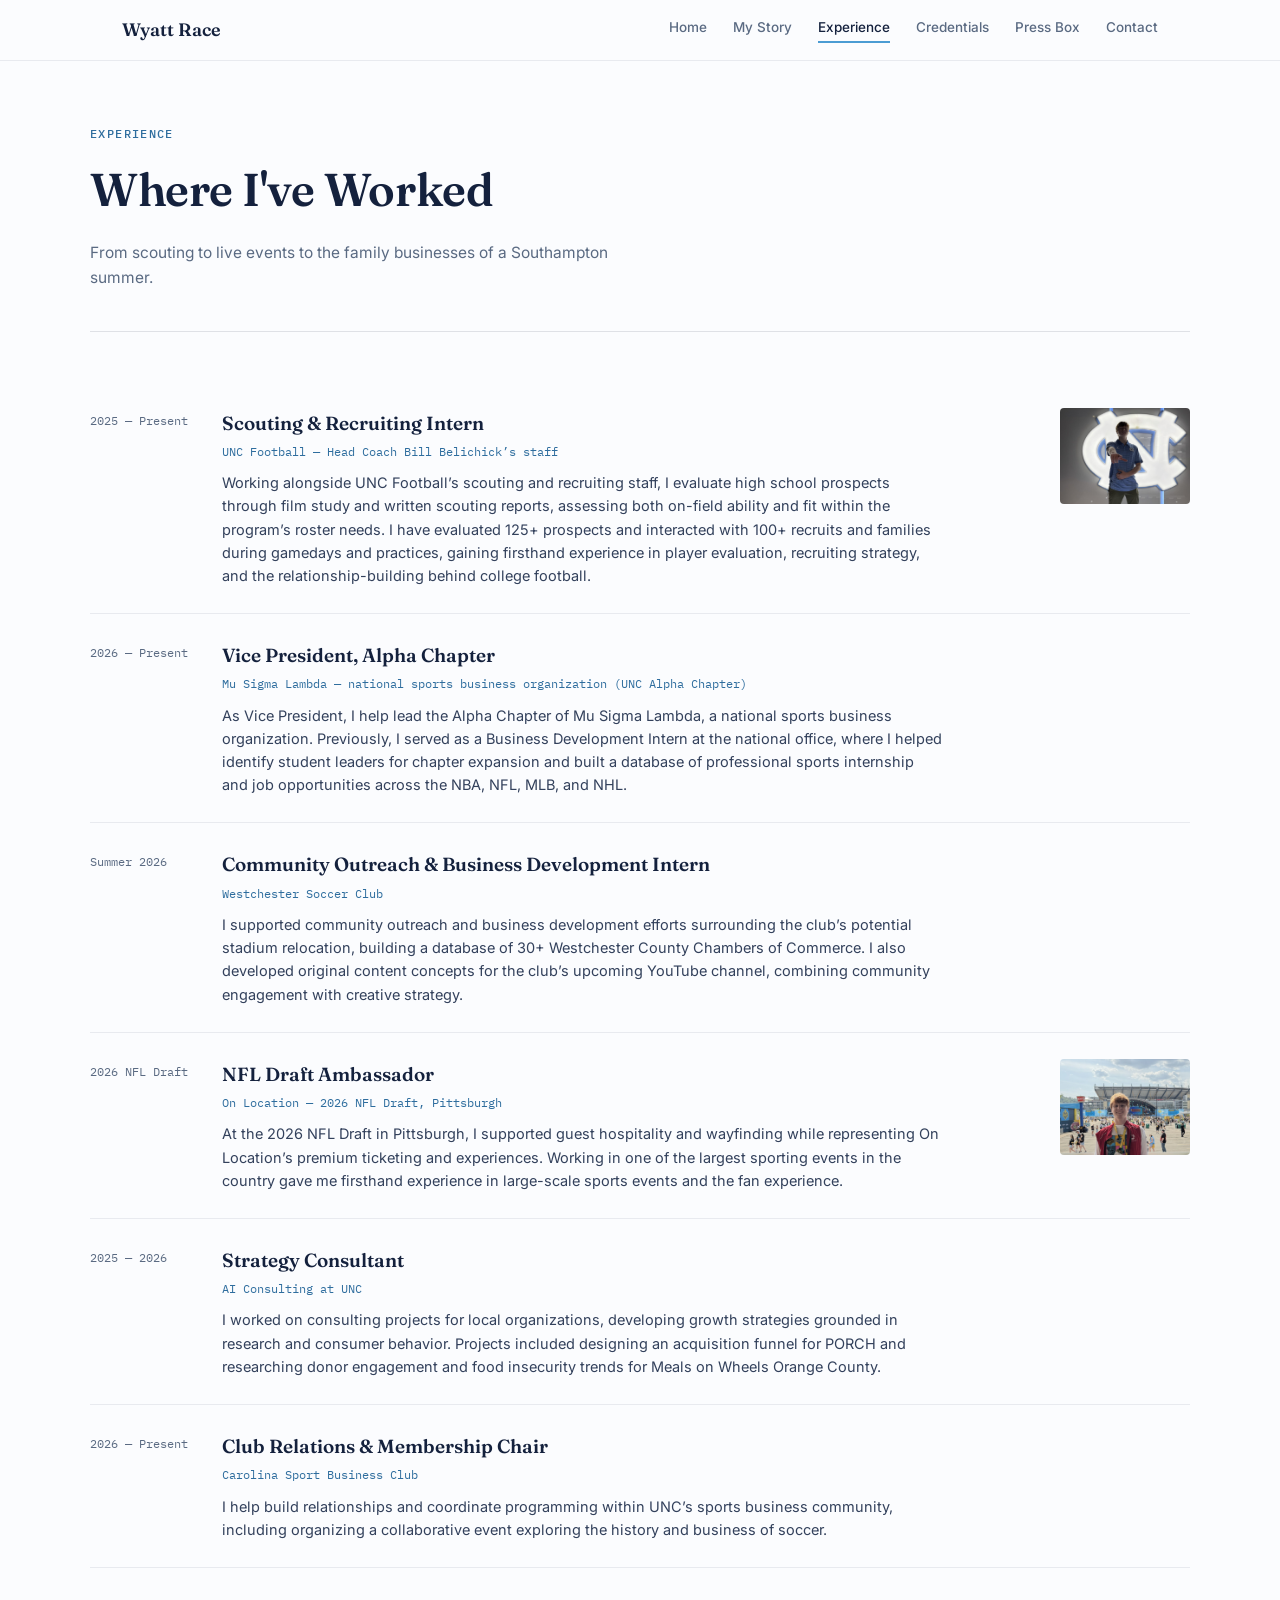
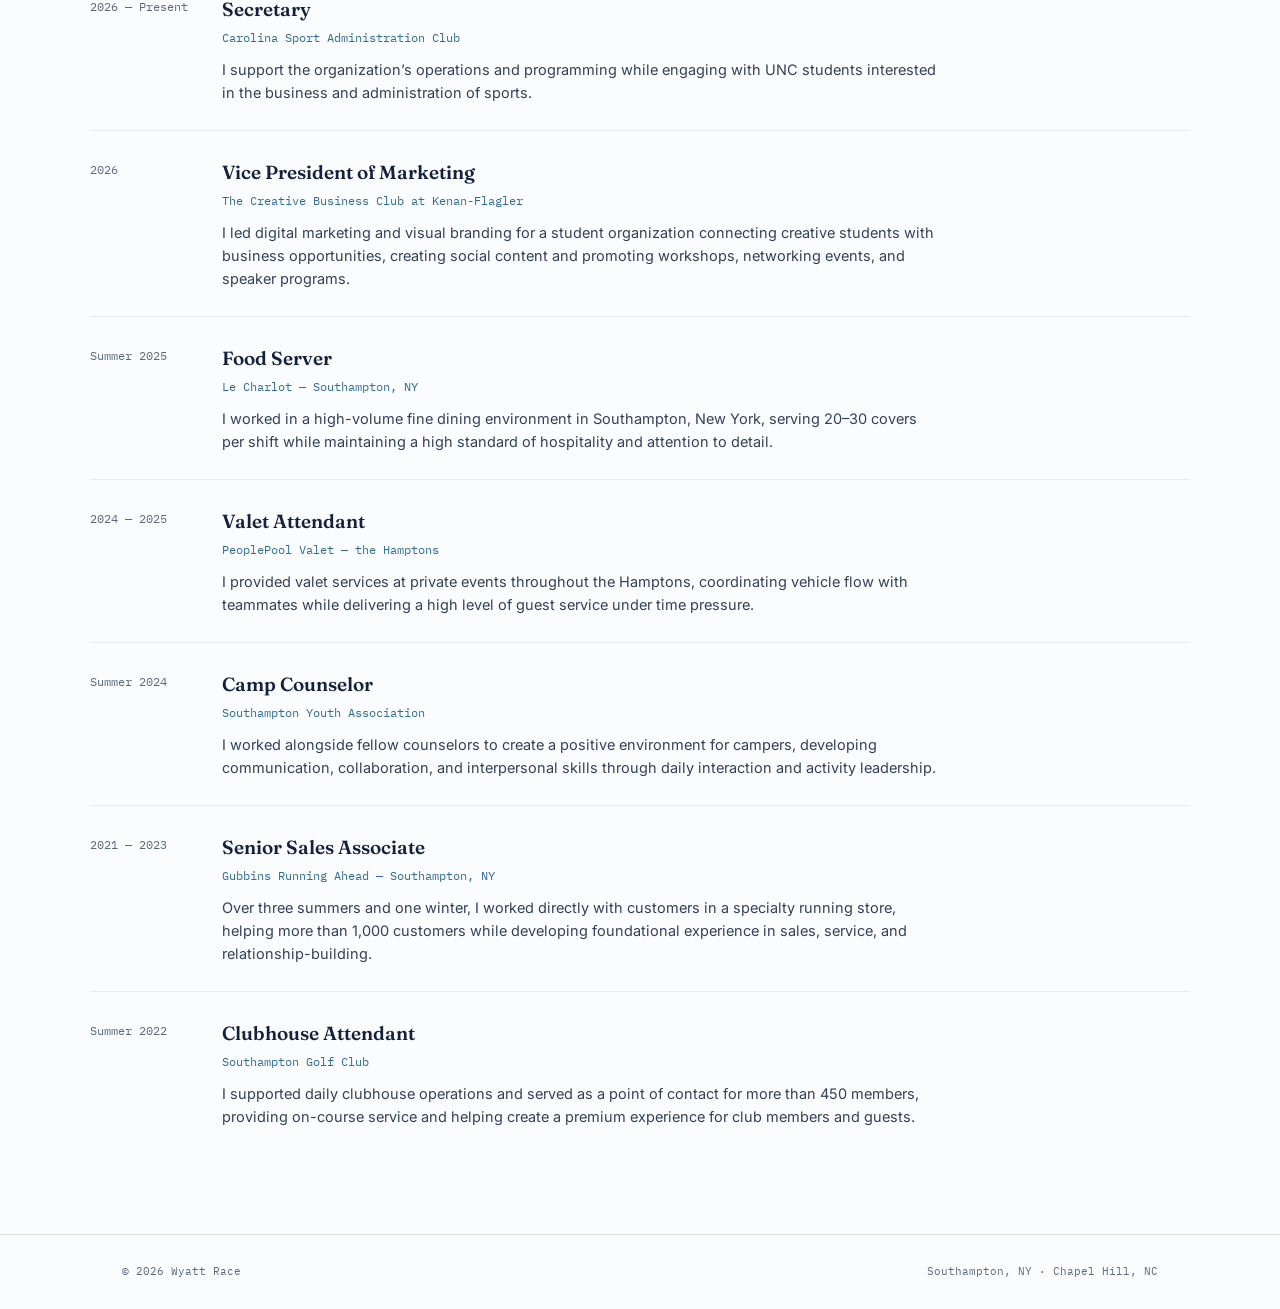
<file: experience.html>
<!DOCTYPE html>
<html lang="en">
<head>
<meta charset="UTF-8">
<meta name="viewport" content="width=device-width, initial-scale=1.0">
<title>Experience — Wyatt Race</title>
<link rel="preconnect" href="https://fonts.googleapis.com">
<link rel="preconnect" href="https://fonts.gstatic.com" crossorigin>
<link href="https://fonts.googleapis.com/css2?family=Fraunces:opsz,wght@9..144,500;9..144,600&family=Inter:wght@400;500;600;700&family=IBM+Plex+Mono:wght@400;500&display=swap" rel="stylesheet">
<style>
:root{
  --blue:#4B9CD3;
  --blue-deep:#2E6D9E;
  --ink:#14213D;
  --white:#FFFFFF;
  --paper:#FBFCFE;
  --line: rgba(20,33,61,0.12);
  --line-soft: rgba(20,33,61,0.08);
  --muted:#5A6A82;
}
*{box-sizing:border-box; margin:0; padding:0;}
html{scroll-behavior:smooth;}
body{
  background:var(--paper);
  color:var(--ink);
  font-family:'Inter', sans-serif;
  line-height:1.6;
  -webkit-font-smoothing:antialiased;
  min-height:100vh;
  display:flex;
  flex-direction:column;
}
a{color:inherit; text-decoration:none;}
.wrap{max-width:1100px; margin:0 auto; padding:0 32px; width:100%;}
main{flex:1;}
.mono{font-family:'IBM Plex Mono', monospace;}
h1,h2,h3{font-family:'Fraunces', serif; font-weight:600; letter-spacing:-0.01em;}
.eyebrow{
  font-family:'IBM Plex Mono', monospace;
  font-size:11.5px;
  letter-spacing:.12em;
  text-transform:uppercase;
  color:var(--blue-deep);
  font-weight:500;
  display:block;
}

/* ---------- NAV ---------- */
nav{
  position:sticky; top:0; z-index:50;
  background:rgba(251,252,254,0.9);
  backdrop-filter: blur(10px);
  border-bottom:1px solid var(--line-soft);
}
nav .wrap{display:flex; align-items:center; justify-content:space-between; height:60px;}
.brand{font-family:'Fraunces', serif; font-size:18px; font-weight:600; color:var(--ink);}
.navlinks{display:flex; gap:26px; font-size:13.5px; font-weight:500; color:var(--muted);}
.navlinks a{transition:color .15s ease; padding-bottom:3px; border-bottom:2px solid transparent;}
.navlinks a:hover{color:var(--blue-deep);}
.navlinks a.active{color:var(--ink); border-color:var(--blue);}
.nav-toggle{display:none; background:none; border:none; cursor:pointer; padding:8px;}
.nav-toggle span{display:block; width:20px; height:2px; background:var(--ink); margin:5px 0;}
@media(max-width:760px){
  .navlinks{
    position:fixed; top:60px; left:0; right:0; flex-direction:column; gap:0;
    background:var(--paper); border-bottom:1px solid var(--line-soft);
    max-height:0; overflow:hidden; transition:max-height .25s ease;
  }
  .navlinks.open{max-height:340px;}
  .navlinks a{padding:15px 32px; border-bottom:1px solid var(--line-soft); width:100%;}
  .nav-toggle{display:block;}
}

/* ---------- HOME HERO ---------- */
.hero{padding:64px 0 90px;}
.hero-inner{display:grid; grid-template-columns:0.85fr 1.15fr; gap:56px; align-items:center;}
@media(max-width:820px){ .hero-inner{grid-template-columns:1fr;} }
.hero-photo{
  position:relative; border-radius:6px; overflow:hidden;
  aspect-ratio: 4/5; background:var(--line-soft);
}
.hero-photo img{width:100%; height:100%; object-fit:cover; display:block;}
.hero h1{font-size:clamp(38px,5.4vw,58px); line-height:1.02; color:var(--ink);}
.hero-sub{margin-top:18px; font-size:17px; max-width:480px; color:var(--muted);}
.position-tags{display:flex; flex-wrap:wrap; gap:8px; margin-top:22px;}
.position-tags span{
  font-family:'IBM Plex Mono', monospace; font-size:11.5px;
  border:1px solid var(--line); color:var(--blue-deep);
  padding:6px 12px; border-radius:3px; background:rgba(75,156,211,0.06);
}
.hero-bio{margin-top:26px; font-size:15.5px; color:#33415c; max-width:480px;}
.hero-cta{margin-top:30px; display:flex; gap:12px; flex-wrap:wrap;}
.btn{
  font-family:'IBM Plex Mono', monospace; font-size:12.5px; font-weight:500;
  letter-spacing:.02em; padding:12px 20px; border-radius:3px;
  display:inline-flex; align-items:center; gap:8px; border:1px solid transparent;
  transition:opacity .15s ease;
}
.btn-solid{background:var(--blue); color:var(--white);}
.btn-outline{border-color:var(--line); color:var(--ink);}
.btn:hover{opacity:.8;}

/* ---------- SUBPAGE HEADER ---------- */
.page-header{padding:64px 0 40px; border-bottom:1px solid var(--line);}
.page-header h1{font-size:clamp(32px,4.5vw,46px); margin-top:10px;}
.page-header p{margin-top:14px; font-size:15.5px; color:var(--muted); max-width:520px;}
.page-body{padding:50px 0 80px;}

/* ---------- EXPERIENCE ---------- */
.role{
  display:grid; grid-template-columns:110px 1fr; gap:22px;
  padding:26px 0; border-top:1px solid var(--line-soft);
}
.role:first-child{border-top:none;}
@media(max-width:600px){ .role{grid-template-columns:1fr;} }
.role .when{font-family:'IBM Plex Mono',monospace; font-size:11.5px; color:var(--muted); padding-top:4px;}
.role-body{display:grid; grid-template-columns:1fr auto; gap:20px; align-items:start;}
@media(max-width:600px){ .role-body{grid-template-columns:1fr;} }
.role h3{font-size:19px; color:var(--ink); margin-bottom:4px; font-weight:600; letter-spacing:0;}
.role .org{font-family:'IBM Plex Mono',monospace; font-size:12px; color:var(--blue-deep); margin-bottom:10px;}
.role ul{padding-left:17px; font-size:14.5px; color:#33415c;}
.role p{font-size:14.5px; color:#33415c; max-width:720px;}
.role li{margin-bottom:5px;}
.role-photo{width:130px; height:96px; border-radius:4px; overflow:hidden; flex-shrink:0;}
.role-photo img{width:100%; height:100%; object-fit:cover; display:block;}
@media(max-width:600px){ .role-photo{width:100%; height:170px; margin-top:12px;} }

/* ---------- CREDENTIALS ---------- */
.cred-list{display:flex; flex-direction:column;}
.cred{
  display:grid; grid-template-columns:70px 1fr; gap:20px;
  padding:22px 0; border-top:1px solid var(--line-soft);
}
.cred:first-child{border-top:none;}
.cred .g{font-family:'Fraunces',serif; font-size:22px; color:var(--blue-deep); font-weight:600;}
.cred p strong{color:var(--ink);}
.cred p{font-size:14.5px; color:var(--muted);}

/* ---------- PRESS BOX / BLOG ---------- */
.blog-toolbar{display:flex; justify-content:space-between; align-items:center; gap:16px; margin-bottom:30px; flex-wrap:wrap;}
.blog-toolbar .note{font-size:13px; color:var(--muted); max-width:420px;}
.new-post-btn{
  background:var(--ink); color:var(--white);
  font-family:'IBM Plex Mono',monospace; font-size:12px; font-weight:500;
  padding:10px 16px; border-radius:3px; border:none; cursor:pointer;
}
.new-post-btn:hover{background:var(--blue-deep);}
.post-form{display:none; border:1px solid var(--line); border-radius:4px; padding:22px; margin-bottom:30px; background:var(--white);}
.post-form.open{display:block;}
.post-form input, .post-form select, .post-form textarea{
  width:100%; font-family:'Inter',sans-serif; font-size:14.5px;
  padding:10px 12px; border:1px solid var(--line); border-radius:3px;
  background:var(--paper); margin-bottom:12px;
}
.post-form textarea{min-height:130px; resize:vertical;}
.post-form-row{display:flex; gap:12px;}
.post-form-row > *{flex:1;}
.post-form-actions{display:flex; gap:10px; justify-content:flex-end;}
.post-form-actions button{
  font-family:'IBM Plex Mono',monospace; font-size:12px; font-weight:500;
  padding:9px 16px; border-radius:3px; cursor:pointer; border:1px solid var(--line);
}
.post-form-actions .save{background:var(--blue); border-color:var(--blue); color:var(--white);}
.post-form-actions .cancel{background:transparent;}
.posts{display:flex; flex-direction:column;}
.post{border-top:1px solid var(--line-soft); padding:24px 0; display:grid; grid-template-columns:100px 1fr; gap:20px;}
.post:first-child{border-top:none;}
@media(max-width:600px){ .post{grid-template-columns:1fr; gap:6px;} }
.post .date{font-family:'IBM Plex Mono',monospace; font-size:11.5px; color:var(--muted); padding-top:3px;}
.post .tag{display:inline-block; font-family:'IBM Plex Mono',monospace; font-size:10px; text-transform:uppercase; letter-spacing:.05em; color:var(--blue-deep); margin-bottom:5px;}
.post h3{font-size:17.5px; color:var(--ink); margin-bottom:5px; font-weight:600; letter-spacing:0; cursor:pointer;}
.post .excerpt{font-size:14.5px; color:#33415c;}
.post .full{display:none; font-size:14.5px; color:#33415c; white-space:pre-wrap; margin-top:6px;}
.post.expanded .excerpt{display:none;}
.post.expanded .full{display:block;}
.post .delete-x{font-family:'IBM Plex Mono',monospace; font-size:10.5px; color:var(--muted); margin-top:8px; display:inline-block; cursor:pointer;}
.post .delete-x:hover{color:#B23A32;}
.empty-state{padding:30px 0; text-align:center; color:var(--muted); font-family:'IBM Plex Mono',monospace; font-size:13px;}

/* ---------- MY STORY ---------- */
.story-body{font-size:16.5px; color:#33415c; max-width:640px;}
.story-body p{margin-bottom:16px;}
.placeholder-note{
  font-family:'IBM Plex Mono',monospace; font-size:13px; color:var(--muted);
  border:1px dashed var(--line); border-radius:4px; padding:18px 20px; max-width:640px;
}

/* ---------- CONTACT ---------- */
.contact-grid{display:grid; grid-template-columns:1.3fr 1fr; gap:40px;}
@media(max-width:700px){ .contact-grid{grid-template-columns:1fr;} }
.contact-grid p{color:var(--muted); font-size:15px; max-width:420px;}
.contact-list{display:flex; flex-direction:column; gap:12px;}
.contact-list a, .contact-list span{
  font-family:'IBM Plex Mono',monospace; font-size:13.5px; color:var(--ink);
  border-bottom:1px solid var(--line-soft); padding-bottom:9px;
}
.contact-list a:hover{color:var(--blue-deep);}

footer{padding:28px 0; border-top:1px solid var(--line);}
.foot-bottom{display:flex; justify-content:space-between; flex-wrap:wrap; gap:10px;
  font-family:'IBM Plex Mono',monospace; font-size:11px; color:var(--muted);}

</style>
</head>
<body>

<nav>
  <div class="wrap">
    <div class="brand">Wyatt Race</div>
    <div class="navlinks" id="navlinks">
      <a href="index.html">Home</a>
      <a href="my-story.html">My Story</a>
      <a href="experience.html" class="active">Experience</a>
      <a href="credentials.html">Credentials</a>
      <a href="press-box.html">Press Box</a>
      <a href="contact.html">Contact</a>
    </div>
    <button class="nav-toggle" id="navToggle" aria-label="Toggle menu"><span></span><span></span><span></span></button>
  </div>
</nav>

<main>
  <div class="page-header wrap">
    <span class="eyebrow">Experience</span>
    <h1>Where I've Worked</h1>
    <p>From scouting to live events to the family businesses of a Southampton summer.</p>
  </div>

  <div class="page-body wrap">

    <div class="role">
      <div class="when">2025 — Present</div>
      <div class="role-body">
        <div>
          <h3>Scouting &amp; Recruiting Intern</h3>
          <div class="org">UNC Football — Head Coach Bill Belichick&rsquo;s staff</div>
          <p>Working alongside UNC Football&rsquo;s scouting and recruiting staff, I evaluate high school prospects through film study and written scouting reports, assessing both on-field ability and fit within the program&rsquo;s roster needs. I have evaluated 125+ prospects and interacted with 100+ recruits and families during gamedays and practices, gaining firsthand experience in player evaluation, recruiting strategy, and the relationship-building behind college football.</p>
        </div>
        <div class="role-photo"><img src="images/unc-scouting.jpg" alt="Scouting &amp; Recruiting Intern"></div>
      </div>
    </div>

    <div class="role">
      <div class="when">2026 — Present</div>
      <div class="role-body">
        <div>
          <h3>Vice President, Alpha Chapter</h3>
          <div class="org">Mu Sigma Lambda — national sports business organization (UNC Alpha Chapter)</div>
          <p>As Vice President, I help lead the Alpha Chapter of Mu Sigma Lambda, a national sports business organization. Previously, I served as a Business Development Intern at the national office, where I helped identify student leaders for chapter expansion and built a database of professional sports internship and job opportunities across the NBA, NFL, MLB, and NHL.</p>
        </div>
      </div>
    </div>

    <div class="role">
      <div class="when">Summer 2026</div>
      <div class="role-body">
        <div>
          <h3>Community Outreach &amp; Business Development Intern</h3>
          <div class="org">Westchester Soccer Club</div>
          <p>I supported community outreach and business development efforts surrounding the club&rsquo;s potential stadium relocation, building a database of 30+ Westchester County Chambers of Commerce. I also developed original content concepts for the club&rsquo;s upcoming YouTube channel, combining community engagement with creative strategy.</p>
        </div>
      </div>
    </div>

    <div class="role">
      <div class="when">2026 NFL Draft</div>
      <div class="role-body">
        <div>
          <h3>NFL Draft Ambassador</h3>
          <div class="org">On Location — 2026 NFL Draft, Pittsburgh</div>
          <p>At the 2026 NFL Draft in Pittsburgh, I supported guest hospitality and wayfinding while representing On Location&rsquo;s premium ticketing and experiences. Working in one of the largest sporting events in the country gave me firsthand experience in large-scale sports events and the fan experience.</p>
        </div>
        <div class="role-photo"><img src="images/draft.jpg" alt="NFL Draft Ambassador"></div>
      </div>
    </div>

    <div class="role">
      <div class="when">2025 — 2026</div>
      <div class="role-body">
        <div>
          <h3>Strategy Consultant</h3>
          <div class="org">AI Consulting at UNC</div>
          <p>I worked on consulting projects for local organizations, developing growth strategies grounded in research and consumer behavior. Projects included designing an acquisition funnel for PORCH and researching donor engagement and food insecurity trends for Meals on Wheels Orange County.</p>
        </div>
      </div>
    </div>

    <div class="role">
      <div class="when">2026 — Present</div>
      <div class="role-body">
        <div>
          <h3>Club Relations &amp; Membership Chair</h3>
          <div class="org">Carolina Sport Business Club</div>
          <p>I help build relationships and coordinate programming within UNC&rsquo;s sports business community, including organizing a collaborative event exploring the history and business of soccer.</p>
        </div>
      </div>
    </div>

    <div class="role">
      <div class="when">2026 — Present</div>
      <div class="role-body">
        <div>
          <h3>Secretary</h3>
          <div class="org">Carolina Sport Administration Club</div>
          <p>I support the organization&rsquo;s operations and programming while engaging with UNC students interested in the business and administration of sports.</p>
        </div>
      </div>
    </div>

    <div class="role">
      <div class="when">2026</div>
      <div class="role-body">
        <div>
          <h3>Vice President of Marketing</h3>
          <div class="org">The Creative Business Club at Kenan-Flagler</div>
          <p>I led digital marketing and visual branding for a student organization connecting creative students with business opportunities, creating social content and promoting workshops, networking events, and speaker programs.</p>
        </div>
      </div>
    </div>

    <div class="role">
      <div class="when">Summer 2025</div>
      <div class="role-body">
        <div>
          <h3>Food Server</h3>
          <div class="org">Le Charlot — Southampton, NY</div>
          <p>I worked in a high-volume fine dining environment in Southampton, New York, serving 20&ndash;30 covers per shift while maintaining a high standard of hospitality and attention to detail.</p>
        </div>
      </div>
    </div>

    <div class="role">
      <div class="when">2024 — 2025</div>
      <div class="role-body">
        <div>
          <h3>Valet Attendant</h3>
          <div class="org">PeoplePool Valet — the Hamptons</div>
          <p>I provided valet services at private events throughout the Hamptons, coordinating vehicle flow with teammates while delivering a high level of guest service under time pressure.</p>
        </div>
      </div>
    </div>

    <div class="role">
      <div class="when">Summer 2024</div>
      <div class="role-body">
        <div>
          <h3>Camp Counselor</h3>
          <div class="org">Southampton Youth Association</div>
          <p>I worked alongside fellow counselors to create a positive environment for campers, developing communication, collaboration, and interpersonal skills through daily interaction and activity leadership.</p>
        </div>
      </div>
    </div>

    <div class="role">
      <div class="when">2021 — 2023</div>
      <div class="role-body">
        <div>
          <h3>Senior Sales Associate</h3>
          <div class="org">Gubbins Running Ahead — Southampton, NY</div>
          <p>Over three summers and one winter, I worked directly with customers in a specialty running store, helping more than 1,000 customers while developing foundational experience in sales, service, and relationship-building.</p>
        </div>
      </div>
    </div>

    <div class="role">
      <div class="when">Summer 2022</div>
      <div class="role-body">
        <div>
          <h3>Clubhouse Attendant</h3>
          <div class="org">Southampton Golf Club</div>
          <p>I supported daily clubhouse operations and served as a point of contact for more than 450 members, providing on-course service and helping create a premium experience for club members and guests.</p>
        </div>
      </div>
    </div>

  </div>
</main>

<footer>
  <div class="wrap foot-bottom">
    <span>© 2026 Wyatt Race</span>
    <span>Southampton, NY · Chapel Hill, NC</span>
  </div>
</footer>

<script>
  const navToggle = document.getElementById('navToggle');
  const navlinks = document.getElementById('navlinks');
  navToggle.addEventListener('click', () => navlinks.classList.toggle('open'));
</script>

</body>
</html>
</file>
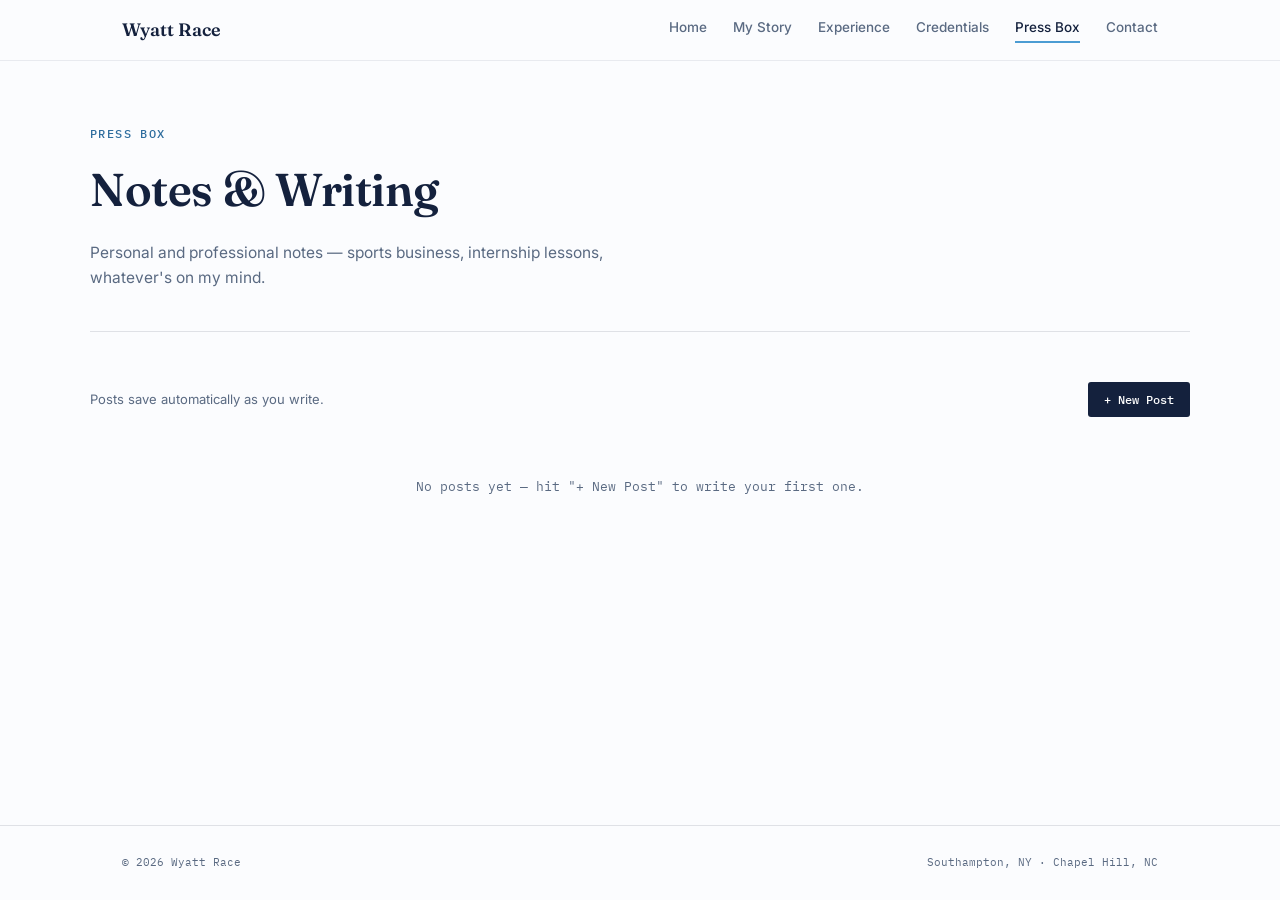
<file: press-box.html>
<!DOCTYPE html>
<html lang="en">
<head>
<meta charset="UTF-8">
<meta name="viewport" content="width=device-width, initial-scale=1.0">
<title>Press Box — Wyatt Race</title>
<link rel="preconnect" href="https://fonts.googleapis.com">
<link rel="preconnect" href="https://fonts.gstatic.com" crossorigin>
<link href="https://fonts.googleapis.com/css2?family=Fraunces:opsz,wght@9..144,500;9..144,600&family=Inter:wght@400;500;600;700&family=IBM+Plex+Mono:wght@400;500&display=swap" rel="stylesheet">
<style>
:root{
  --blue:#4B9CD3;
  --blue-deep:#2E6D9E;
  --ink:#14213D;
  --white:#FFFFFF;
  --paper:#FBFCFE;
  --line: rgba(20,33,61,0.12);
  --line-soft: rgba(20,33,61,0.08);
  --muted:#5A6A82;
}
*{box-sizing:border-box; margin:0; padding:0;}
html{scroll-behavior:smooth;}
body{
  background:var(--paper);
  color:var(--ink);
  font-family:'Inter', sans-serif;
  line-height:1.6;
  -webkit-font-smoothing:antialiased;
  min-height:100vh;
  display:flex;
  flex-direction:column;
}
a{color:inherit; text-decoration:none;}
.wrap{max-width:1100px; margin:0 auto; padding:0 32px; width:100%;}
main{flex:1;}
.mono{font-family:'IBM Plex Mono', monospace;}
h1,h2,h3{font-family:'Fraunces', serif; font-weight:600; letter-spacing:-0.01em;}
.eyebrow{
  font-family:'IBM Plex Mono', monospace;
  font-size:11.5px;
  letter-spacing:.12em;
  text-transform:uppercase;
  color:var(--blue-deep);
  font-weight:500;
  display:block;
}

/* ---------- NAV ---------- */
nav{
  position:sticky; top:0; z-index:50;
  background:rgba(251,252,254,0.9);
  backdrop-filter: blur(10px);
  border-bottom:1px solid var(--line-soft);
}
nav .wrap{display:flex; align-items:center; justify-content:space-between; height:60px;}
.brand{font-family:'Fraunces', serif; font-size:18px; font-weight:600; color:var(--ink);}
.navlinks{display:flex; gap:26px; font-size:13.5px; font-weight:500; color:var(--muted);}
.navlinks a{transition:color .15s ease; padding-bottom:3px; border-bottom:2px solid transparent;}
.navlinks a:hover{color:var(--blue-deep);}
.navlinks a.active{color:var(--ink); border-color:var(--blue);}
.nav-toggle{display:none; background:none; border:none; cursor:pointer; padding:8px;}
.nav-toggle span{display:block; width:20px; height:2px; background:var(--ink); margin:5px 0;}
@media(max-width:760px){
  .navlinks{
    position:fixed; top:60px; left:0; right:0; flex-direction:column; gap:0;
    background:var(--paper); border-bottom:1px solid var(--line-soft);
    max-height:0; overflow:hidden; transition:max-height .25s ease;
  }
  .navlinks.open{max-height:340px;}
  .navlinks a{padding:15px 32px; border-bottom:1px solid var(--line-soft); width:100%;}
  .nav-toggle{display:block;}
}

/* ---------- HOME HERO ---------- */
.hero{padding:64px 0 90px;}
.hero-inner{display:grid; grid-template-columns:0.85fr 1.15fr; gap:56px; align-items:center;}
@media(max-width:820px){ .hero-inner{grid-template-columns:1fr;} }
.hero-photo{
  position:relative; border-radius:6px; overflow:hidden;
  aspect-ratio: 4/5; background:var(--line-soft);
}
.hero-photo img{width:100%; height:100%; object-fit:cover; display:block;}
.hero h1{font-size:clamp(38px,5.4vw,58px); line-height:1.02; color:var(--ink);}
.hero-sub{margin-top:18px; font-size:17px; max-width:480px; color:var(--muted);}
.position-tags{display:flex; flex-wrap:wrap; gap:8px; margin-top:22px;}
.position-tags span{
  font-family:'IBM Plex Mono', monospace; font-size:11.5px;
  border:1px solid var(--line); color:var(--blue-deep);
  padding:6px 12px; border-radius:3px; background:rgba(75,156,211,0.06);
}
.hero-bio{margin-top:26px; font-size:15.5px; color:#33415c; max-width:480px;}
.hero-cta{margin-top:30px; display:flex; gap:12px; flex-wrap:wrap;}
.btn{
  font-family:'IBM Plex Mono', monospace; font-size:12.5px; font-weight:500;
  letter-spacing:.02em; padding:12px 20px; border-radius:3px;
  display:inline-flex; align-items:center; gap:8px; border:1px solid transparent;
  transition:opacity .15s ease;
}
.btn-solid{background:var(--blue); color:var(--white);}
.btn-outline{border-color:var(--line); color:var(--ink);}
.btn:hover{opacity:.8;}

/* ---------- SUBPAGE HEADER ---------- */
.page-header{padding:64px 0 40px; border-bottom:1px solid var(--line);}
.page-header h1{font-size:clamp(32px,4.5vw,46px); margin-top:10px;}
.page-header p{margin-top:14px; font-size:15.5px; color:var(--muted); max-width:520px;}
.page-body{padding:50px 0 80px;}

/* ---------- EXPERIENCE ---------- */
.role{
  display:grid; grid-template-columns:110px 1fr; gap:22px;
  padding:26px 0; border-top:1px solid var(--line-soft);
}
.role:first-child{border-top:none;}
@media(max-width:600px){ .role{grid-template-columns:1fr;} }
.role .when{font-family:'IBM Plex Mono',monospace; font-size:11.5px; color:var(--muted); padding-top:4px;}
.role-body{display:grid; grid-template-columns:1fr auto; gap:20px; align-items:start;}
@media(max-width:600px){ .role-body{grid-template-columns:1fr;} }
.role h3{font-size:19px; color:var(--ink); margin-bottom:4px; font-weight:600; letter-spacing:0;}
.role .org{font-family:'IBM Plex Mono',monospace; font-size:12px; color:var(--blue-deep); margin-bottom:10px;}
.role ul{padding-left:17px; font-size:14.5px; color:#33415c;}
.role li{margin-bottom:5px;}
.role-photo{width:130px; height:96px; border-radius:4px; overflow:hidden; flex-shrink:0;}
.role-photo img{width:100%; height:100%; object-fit:cover; display:block;}
@media(max-width:600px){ .role-photo{width:100%; height:170px; margin-top:12px;} }

/* ---------- CREDENTIALS ---------- */
.cred-list{display:flex; flex-direction:column;}
.cred{
  display:grid; grid-template-columns:70px 1fr; gap:20px;
  padding:22px 0; border-top:1px solid var(--line-soft);
}
.cred:first-child{border-top:none;}
.cred .g{font-family:'Fraunces',serif; font-size:22px; color:var(--blue-deep); font-weight:600;}
.cred p strong{color:var(--ink);}
.cred p{font-size:14.5px; color:var(--muted);}

/* ---------- PRESS BOX / BLOG ---------- */
.blog-toolbar{display:flex; justify-content:space-between; align-items:center; gap:16px; margin-bottom:30px; flex-wrap:wrap;}
.blog-toolbar .note{font-size:13px; color:var(--muted); max-width:420px;}
.new-post-btn{
  background:var(--ink); color:var(--white);
  font-family:'IBM Plex Mono',monospace; font-size:12px; font-weight:500;
  padding:10px 16px; border-radius:3px; border:none; cursor:pointer;
}
.new-post-btn:hover{background:var(--blue-deep);}
.post-form{display:none; border:1px solid var(--line); border-radius:4px; padding:22px; margin-bottom:30px; background:var(--white);}
.post-form.open{display:block;}
.post-form input, .post-form select, .post-form textarea{
  width:100%; font-family:'Inter',sans-serif; font-size:14.5px;
  padding:10px 12px; border:1px solid var(--line); border-radius:3px;
  background:var(--paper); margin-bottom:12px;
}
.post-form textarea{min-height:130px; resize:vertical;}
.post-form-row{display:flex; gap:12px;}
.post-form-row > *{flex:1;}
.post-form-actions{display:flex; gap:10px; justify-content:flex-end;}
.post-form-actions button{
  font-family:'IBM Plex Mono',monospace; font-size:12px; font-weight:500;
  padding:9px 16px; border-radius:3px; cursor:pointer; border:1px solid var(--line);
}
.post-form-actions .save{background:var(--blue); border-color:var(--blue); color:var(--white);}
.post-form-actions .cancel{background:transparent;}
.posts{display:flex; flex-direction:column;}
.post{border-top:1px solid var(--line-soft); padding:24px 0; display:grid; grid-template-columns:100px 1fr; gap:20px;}
.post:first-child{border-top:none;}
@media(max-width:600px){ .post{grid-template-columns:1fr; gap:6px;} }
.post .date{font-family:'IBM Plex Mono',monospace; font-size:11.5px; color:var(--muted); padding-top:3px;}
.post .tag{display:inline-block; font-family:'IBM Plex Mono',monospace; font-size:10px; text-transform:uppercase; letter-spacing:.05em; color:var(--blue-deep); margin-bottom:5px;}
.post h3{font-size:17.5px; color:var(--ink); margin-bottom:5px; font-weight:600; letter-spacing:0; cursor:pointer;}
.post .excerpt{font-size:14.5px; color:#33415c;}
.post .full{display:none; font-size:14.5px; color:#33415c; white-space:pre-wrap; margin-top:6px;}
.post.expanded .excerpt{display:none;}
.post.expanded .full{display:block;}
.post .delete-x{font-family:'IBM Plex Mono',monospace; font-size:10.5px; color:var(--muted); margin-top:8px; display:inline-block; cursor:pointer;}
.post .delete-x:hover{color:#B23A32;}
.empty-state{padding:30px 0; text-align:center; color:var(--muted); font-family:'IBM Plex Mono',monospace; font-size:13px;}

/* ---------- MY STORY ---------- */
.story-body{font-size:16.5px; color:#33415c; max-width:640px;}
.story-body p{margin-bottom:16px;}
.placeholder-note{
  font-family:'IBM Plex Mono',monospace; font-size:13px; color:var(--muted);
  border:1px dashed var(--line); border-radius:4px; padding:18px 20px; max-width:640px;
}

/* ---------- CONTACT ---------- */
.contact-grid{display:grid; grid-template-columns:1.3fr 1fr; gap:40px;}
@media(max-width:700px){ .contact-grid{grid-template-columns:1fr;} }
.contact-grid p{color:var(--muted); font-size:15px; max-width:420px;}
.contact-list{display:flex; flex-direction:column; gap:12px;}
.contact-list a, .contact-list span{
  font-family:'IBM Plex Mono',monospace; font-size:13.5px; color:var(--ink);
  border-bottom:1px solid var(--line-soft); padding-bottom:9px;
}
.contact-list a:hover{color:var(--blue-deep);}

footer{padding:28px 0; border-top:1px solid var(--line);}
.foot-bottom{display:flex; justify-content:space-between; flex-wrap:wrap; gap:10px;
  font-family:'IBM Plex Mono',monospace; font-size:11px; color:var(--muted);}

</style>
</head>
<body>

<nav>
  <div class="wrap">
    <div class="brand">Wyatt Race</div>
    <div class="navlinks" id="navlinks">
      <a href="index.html">Home</a>
      <a href="my-story.html">My Story</a>
      <a href="experience.html">Experience</a>
      <a href="credentials.html">Credentials</a>
      <a href="press-box.html" class="active">Press Box</a>
      <a href="contact.html">Contact</a>
    </div>
    <button class="nav-toggle" id="navToggle" aria-label="Toggle menu"><span></span><span></span><span></span></button>
  </div>
</nav>

<main>
  <div class="page-header wrap">
    <span class="eyebrow">Press Box</span>
    <h1>Notes &amp; Writing</h1>
    <p>Personal and professional notes — sports business, internship lessons, whatever's on my mind.</p>
  </div>

  <div class="page-body wrap">
    <div class="blog-toolbar">
      <p class="note">Posts save automatically as you write.</p>
      <button class="new-post-btn" id="newPostBtn">+ New Post</button>
    </div>

    <div class="post-form" id="postForm">
      <div class="post-form-row">
        <input type="text" id="postTitle" placeholder="Post title">
        <select id="postTag">
          <option value="Sports Business">Sports Business</option>
          <option value="Internship Notes">Internship Notes</option>
          <option value="Personal">Personal</option>
          <option value="Industry">Industry</option>
        </select>
      </div>
      <textarea id="postBody" placeholder="Write your post..."></textarea>
      <div class="post-form-actions">
        <button class="cancel" id="cancelPost">Cancel</button>
        <button class="save" id="savePost">Publish</button>
      </div>
    </div>

    <div class="posts" id="postsList"></div>
    <div class="empty-state" id="emptyState" style="display:none;">No posts yet — hit "+ New Post" to write your first one.</div>
  </div>
</main>

<footer>
  <div class="wrap foot-bottom">
    <span>© 2026 Wyatt Race</span>
    <span>Southampton, NY · Chapel Hill, NC</span>
  </div>
</footer>

<script>
  const navToggle = document.getElementById('navToggle');
  const navlinks = document.getElementById('navlinks');
  navToggle.addEventListener('click', () => navlinks.classList.toggle('open'));

  const postForm = document.getElementById('postForm');
  const newPostBtn = document.getElementById('newPostBtn');
  const cancelPost = document.getElementById('cancelPost');
  const savePost = document.getElementById('savePost');
  const postsList = document.getElementById('postsList');
  const emptyState = document.getElementById('emptyState');
  const STORAGE_KEY = 'wyatt_race_blog_posts';
  let posts = [];

  newPostBtn.addEventListener('click', () => {
    postForm.classList.add('open');
    document.getElementById('postTitle').focus();
  });
  cancelPost.addEventListener('click', () => {
    postForm.classList.remove('open');
    document.getElementById('postTitle').value = '';
    document.getElementById('postBody').value = '';
  });

  function fmtDate(d){
    return new Date(d).toLocaleDateString('en-US', { month:'short', day:'numeric', year:'numeric' });
  }

  function render(){
    postsList.innerHTML = '';
    if(posts.length === 0){
      emptyState.style.display = 'block';
      return;
    }
    emptyState.style.display = 'none';
    posts.slice().sort((a,b)=> b.created - a.created).forEach(post => {
      const el = document.createElement('div');
      el.className = 'post';
      el.dataset.id = post.id;
      el.innerHTML = `
        <div class="date">${fmtDate(post.created)}</div>
        <div>
          <span class="tag">${post.tag}</span>
          <h3>${post.title}</h3>
          <div class="excerpt">${post.body.slice(0,160)}${post.body.length>160?'…':''}</div>
          <div class="full">${post.body}</div>
          <span class="delete-x">delete</span>
        </div>
      `;
      el.querySelector('h3').addEventListener('click', () => el.classList.toggle('expanded'));
      el.querySelector('.delete-x').addEventListener('click', (e) => {
        e.stopPropagation();
        deletePost(post.id);
      });
      postsList.appendChild(el);
    });
  }

  async function loadPosts(){
    try{
      const result = await window.storage.get(STORAGE_KEY, false);
      posts = result ? JSON.parse(result.value) : [];
    }catch(err){
      posts = [];
    }
    render();
  }

  async function persist(){
    try{
      await window.storage.set(STORAGE_KEY, JSON.stringify(posts), false);
    }catch(err){
      console.warn('Storage unavailable — posts will not persist after refresh.', err);
    }
  }

  savePost.addEventListener('click', async () => {
    const title = document.getElementById('postTitle').value.trim();
    const body = document.getElementById('postBody').value.trim();
    const tag = document.getElementById('postTag').value;
    if(!title || !body) return;
    posts.push({ id: Date.now().toString(), title, body, tag, created: Date.now() });
    await persist();
    render();
    postForm.classList.remove('open');
    document.getElementById('postTitle').value = '';
    document.getElementById('postBody').value = '';
  });

  async function deletePost(id){
    posts = posts.filter(p => p.id !== id);
    await persist();
    render();
  }

  loadPosts();
</script>

</body>
</html>
</file>
